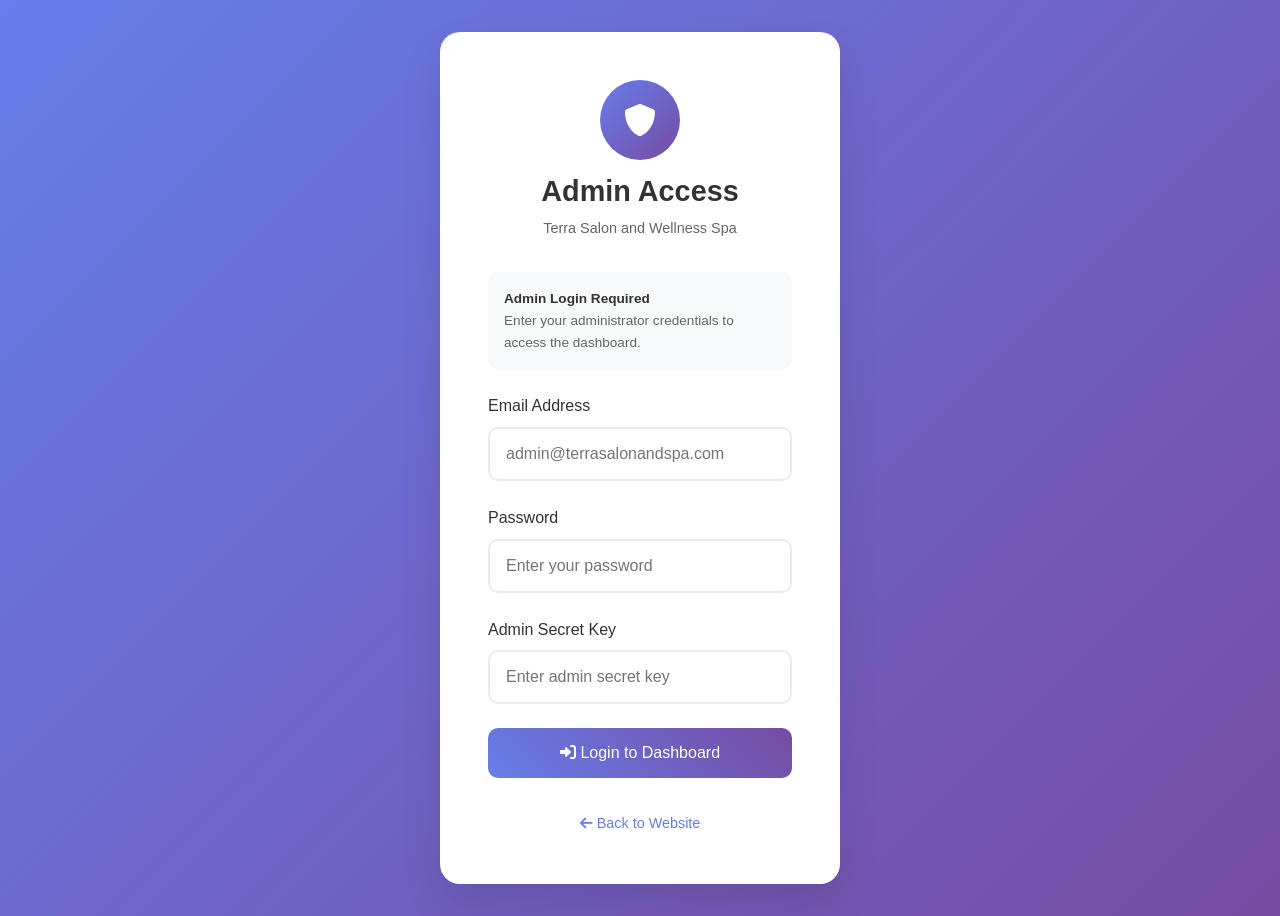
<file: admin-dashboard.html>
<!DOCTYPE html>
<html lang="en">
<!--
    Terra Salon and Wellness Spa
    Designer: Jordan After Midnight
    Product Owner: George Dorochov
    Copyright © 2025 Terra Salon and Wellness Spa. All Rights Reserved.
-->
<head>
    <meta charset="UTF-8">
    <meta name="viewport" content="width=device-width, initial-scale=1.0">
    <title>Admin Dashboard - Terra Salon and Wellness Spa</title>
    <link rel="stylesheet" href="style.css">
    <link href="https://fonts.googleapis.com/css2?family=Playfair+Display:wght@400;700&family=Lato:wght@300;400;500&display=swap" rel="stylesheet">
    <link rel="stylesheet" href="https://cdnjs.cloudflare.com/ajax/libs/font-awesome/6.0.0/css/all.min.css">
    <style>
        .admin-layout {
            display: grid;
            grid-template-columns: 280px 1fr;
            min-height: 100vh;
            background: #f8f9fa;
        }
        
        .admin-sidebar {
            background: linear-gradient(135deg, #667eea 0%, #764ba2 100%);
            color: white;
            padding: 0;
            overflow-y: auto;
        }
        
        .admin-brand {
            padding: 2rem 1.5rem;
            border-bottom: 1px solid rgba(255,255,255,0.1);
            text-align: center;
        }
        
        .admin-brand h2 {
            margin: 0;
            font-size: 1.2rem;
            font-weight: 600;
        }
        
        .admin-nav {
            list-style: none;
            padding: 0;
            margin: 0;
        }
        
        .admin-nav li {
            border-bottom: 1px solid rgba(255,255,255,0.1);
        }
        
        .admin-nav a {
            display: block;
            padding: 1rem 1.5rem;
            color: white;
            text-decoration: none;
            transition: all 0.3s ease;
            border-left: 4px solid transparent;
        }
        
        .admin-nav a:hover,
        .admin-nav a.active {
            background: rgba(255,255,255,0.1);
            border-left-color: white;
        }
        
        .admin-nav i {
            width: 20px;
            margin-right: 0.75rem;
        }
        
        .admin-main {
            overflow-y: auto;
            padding: 0;
        }
        
        .admin-header {
            background: white;
            padding: 1rem 2rem;
            border-bottom: 1px solid #e9ecef;
            display: flex;
            justify-content: space-between;
            align-items: center;
            box-shadow: 0 2px 4px rgba(0,0,0,0.1);
        }
        
        .admin-content {
            padding: 2rem;
        }
        
        .stats-grid {
            display: grid;
            grid-template-columns: repeat(auto-fit, minmax(250px, 1fr));
            gap: 1.5rem;
            margin-bottom: 2rem;
        }
        
        .stat-card {
            background: white;
            padding: 1.5rem;
            border-radius: 15px;
            box-shadow: 0 4px 6px rgba(0,0,0,0.05);
            border-left: 4px solid #667eea;
        }
        
        .stat-card h3 {
            margin: 0 0 0.5rem 0;
            font-size: 2rem;
            color: #667eea;
        }
        
        .stat-card p {
            margin: 0;
            color: #6c757d;
            font-weight: 500;
        }
        
        .dashboard-section {
            background: white;
            border-radius: 15px;
            box-shadow: 0 4px 6px rgba(0,0,0,0.05);
            margin-bottom: 2rem;
            overflow: hidden;
        }
        
        .section-header {
            padding: 1.5rem 2rem;
            border-bottom: 1px solid #e9ecef;
            display: flex;
            justify-content: between;
            align-items: center;
        }
        
        .section-header h2 {
            margin: 0;
            color: #333;
        }
        
        .section-content {
            padding: 0;
        }
        
        .table-responsive {
            overflow-x: auto;
        }
        
        .admin-table {
            width: 100%;
            border-collapse: collapse;
        }
        
        .admin-table th,
        .admin-table td {
            padding: 1rem 1.5rem;
            text-align: left;
            border-bottom: 1px solid #e9ecef;
        }
        
        .admin-table th {
            background: #f8f9fa;
            font-weight: 600;
            color: #333;
        }
        
        .admin-table tr:hover {
            background: #f8f9fa;
        }
        
        .status-badge {
            padding: 0.25rem 0.75rem;
            border-radius: 50px;
            font-size: 0.8rem;
            font-weight: 500;
            text-transform: uppercase;
        }
        
        .status-scheduled { background: #e3f2fd; color: #1976d2; }
        .status-confirmed { background: #e8f5e8; color: #388e3c; }
        .status-completed { background: #f3e5f5; color: #7b1fa2; }
        .status-cancelled { background: #ffebee; color: #d32f2f; }
        
        .btn {
            padding: 0.5rem 1rem;
            border: none;
            border-radius: 8px;
            cursor: pointer;
            font-size: 0.9rem;
            font-weight: 500;
            transition: all 0.3s ease;
            text-decoration: none;
            display: inline-block;
        }
        
        .btn-primary {
            background: linear-gradient(45deg, #667eea, #764ba2);
            color: white;
        }
        
        .btn-secondary {
            background: #6c757d;
            color: white;
        }
        
        .btn-success {
            background: #28a745;
            color: white;
        }
        
        .btn-danger {
            background: #dc3545;
            color: white;
        }
        
        .btn:hover {
            transform: translateY(-1px);
            box-shadow: 0 4px 8px rgba(0,0,0,0.2);
        }
        
        .search-box {
            position: relative;
            max-width: 300px;
        }
        
        .search-box input {
            width: 100%;
            padding: 0.75rem 1rem 0.75rem 2.5rem;
            border: 2px solid #e9ecef;
            border-radius: 50px;
            font-size: 0.9rem;
        }
        
        .search-box i {
            position: absolute;
            left: 1rem;
            top: 50%;
            transform: translateY(-50%);
            color: #6c757d;
        }
        
        .user-menu {
            display: flex;
            align-items: center;
            gap: 1rem;
        }
        
        .user-avatar {
            width: 40px;
            height: 40px;
            background: linear-gradient(45deg, #667eea, #764ba2);
            border-radius: 50%;
            display: flex;
            align-items: center;
            justify-content: center;
            color: white;
            font-weight: bold;
        }
        
        .quick-actions {
            display: flex;
            gap: 1rem;
            margin-bottom: 2rem;
        }
        
        .page-section {
            display: none;
        }
        
        .page-section.active {
            display: block;
        }
        
        .form-grid {
            display: grid;
            grid-template-columns: repeat(auto-fit, minmax(300px, 1fr));
            gap: 1.5rem;
        }
        
        .form-group {
            margin-bottom: 1.5rem;
        }
        
        .form-group label {
            display: block;
            margin-bottom: 0.5rem;
            font-weight: 500;
            color: #333;
        }
        
        .form-group input,
        .form-group select,
        .form-group textarea {
            width: 100%;
            padding: 0.75rem;
            border: 2px solid #e9ecef;
            border-radius: 8px;
            font-size: 1rem;
            transition: border-color 0.3s ease;
        }
        
        .form-group input:focus,
        .form-group select:focus,
        .form-group textarea:focus {
            outline: none;
            border-color: #667eea;
        }
        
        @media (max-width: 768px) {
            .admin-layout {
                grid-template-columns: 1fr;
            }
            
            .admin-sidebar {
                display: none;
            }
            
            .stats-grid {
                grid-template-columns: 1fr;
            }
        }
        
        .loading {
            text-align: center;
            padding: 2rem;
            color: #6c757d;
        }
        
        .loading i {
            font-size: 2rem;
            animation: spin 1s linear infinite;
        }
        
        @keyframes spin {
            from { transform: rotate(0deg); }
            to { transform: rotate(360deg); }
        }
    </style>
</head>
<body>
    <div class="admin-layout">
        <!-- Sidebar -->
        <aside class="admin-sidebar">
            <div class="admin-brand">
                <h2>Terra Salon & Spa</h2>
                <p>Admin Dashboard</p>
            </div>
            
            <nav>
                <ul class="admin-nav">
                    <li><a href="#dashboard" class="nav-link active" data-section="dashboard">
                        <i class="fas fa-tachometer-alt"></i> Dashboard
                    </a></li>
                    <li><a href="#appointments" class="nav-link" data-section="appointments">
                        <i class="fas fa-calendar-alt"></i> Appointments
                    </a></li>
                    <li><a href="#clients" class="nav-link" data-section="clients">
                        <i class="fas fa-users"></i> Clients
                    </a></li>
                    <li><a href="#treatments" class="nav-link" data-section="treatments">
                        <i class="fas fa-spa"></i> Treatments
                    </a></li>
                    <li><a href="#payments" class="nav-link" data-section="payments">
                        <i class="fas fa-credit-card"></i> Payments
                    </a></li>
                    <li><a href="#reports" class="nav-link" data-section="reports">
                        <i class="fas fa-chart-bar"></i> Reports
                    </a></li>
                    <li><a href="#settings" class="nav-link" data-section="settings">
                        <i class="fas fa-cog"></i> Settings
                    </a></li>
                    <li><a href="#" id="logout-btn">
                        <i class="fas fa-sign-out-alt"></i> Logout
                    </a></li>
                </ul>
            </nav>
        </aside>

        <!-- Main Content -->
        <main class="admin-main">
            <!-- Header -->
            <header class="admin-header">
                <div class="search-box">
                    <i class="fas fa-search"></i>
                    <input type="text" placeholder="Search..." id="global-search">
                </div>
                
                <div class="user-menu">
                    <span id="admin-name">Admin User</span>
                    <div class="user-avatar" id="admin-avatar">A</div>
                </div>
            </header>

            <!-- Content -->
            <div class="admin-content">
                <!-- Dashboard Section -->
                <section id="dashboard" class="page-section active">
                    <h1>Dashboard Overview</h1>
                    
                    <!-- Quick Stats -->
                    <div class="stats-grid">
                        <div class="stat-card">
                            <h3 id="today-appointments">-</h3>
                            <p>Today's Appointments</p>
                        </div>
                        <div class="stat-card">
                            <h3 id="weekly-revenue">-</h3>
                            <p>This Week's Revenue</p>
                        </div>
                        <div class="stat-card">
                            <h3 id="total-clients">-</h3>
                            <p>Total Clients</p>
                        </div>
                        <div class="stat-card">
                            <h3 id="pending-bookings">-</h3>
                            <p>Pending Bookings</p>
                        </div>
                    </div>

                    <!-- Today's Schedule -->
                    <div class="dashboard-section">
                        <div class="section-header">
                            <h2>Today's Schedule</h2>
                            <a href="#appointments" class="btn btn-primary nav-link" data-section="appointments">View All</a>
                        </div>
                        <div class="section-content">
                            <div class="table-responsive">
                                <table class="admin-table">
                                    <thead>
                                        <tr>
                                            <th>Time</th>
                                            <th>Client</th>
                                            <th>Treatment</th>
                                            <th>Status</th>
                                            <th>Actions</th>
                                        </tr>
                                    </thead>
                                    <tbody id="today-schedule">
                                        <tr>
                                            <td colspan="5" class="loading">
                                                <i class="fas fa-spinner"></i> Loading today's schedule...
                                            </td>
                                        </tr>
                                    </tbody>
                                </table>
                            </div>
                        </div>
                    </div>
                </section>

                <!-- Appointments Section -->
                <section id="appointments" class="page-section">
                    <div style="display: flex; justify-content: space-between; align-items: center; margin-bottom: 2rem;">
                        <h1>Appointment Management</h1>
                        <button class="btn btn-primary" id="add-appointment-btn">
                            <i class="fas fa-plus"></i> New Appointment
                        </button>
                    </div>

                    <div class="dashboard-section">
                        <div class="section-header">
                            <h2>All Appointments</h2>
                            <div style="display: flex; gap: 1rem;">
                                <select id="appointment-filter" style="padding: 0.5rem; border: 1px solid #e9ecef; border-radius: 8px;">
                                    <option value="all">All Status</option>
                                    <option value="scheduled">Scheduled</option>
                                    <option value="confirmed">Confirmed</option>
                                    <option value="completed">Completed</option>
                                    <option value="cancelled">Cancelled</option>
                                </select>
                            </div>
                        </div>
                        <div class="section-content">
                            <div class="table-responsive">
                                <table class="admin-table">
                                    <thead>
                                        <tr>
                                            <th>Date & Time</th>
                                            <th>Client</th>
                                            <th>Treatment</th>
                                            <th>Duration</th>
                                            <th>Status</th>
                                            <th>Amount</th>
                                            <th>Actions</th>
                                        </tr>
                                    </thead>
                                    <tbody id="appointments-table">
                                        <tr>
                                            <td colspan="7" class="loading">
                                                <i class="fas fa-spinner"></i> Loading appointments...
                                            </td>
                                        </tr>
                                    </tbody>
                                </table>
                            </div>
                        </div>
                    </div>
                </section>

                <!-- Clients Section -->
                <section id="clients" class="page-section">
                    <div style="display: flex; justify-content: space-between; align-items: center; margin-bottom: 2rem;">
                        <h1>Client Management</h1>
                        <button class="btn btn-primary" id="add-client-btn">
                            <i class="fas fa-user-plus"></i> Add Client
                        </button>
                    </div>

                    <div class="dashboard-section">
                        <div class="section-header">
                            <h2>Client Directory</h2>
                        </div>
                        <div class="section-content">
                            <div class="table-responsive">
                                <table class="admin-table">
                                    <thead>
                                        <tr>
                                            <th>Name</th>
                                            <th>Email</th>
                                            <th>Phone</th>
                                            <th>Last Visit</th>
                                            <th>Total Spent</th>
                                            <th>Actions</th>
                                        </tr>
                                    </thead>
                                    <tbody id="clients-table">
                                        <tr>
                                            <td colspan="6" class="loading">
                                                <i class="fas fa-spinner"></i> Loading clients...
                                            </td>
                                        </tr>
                                    </tbody>
                                </table>
                            </div>
                        </div>
                    </div>
                </section>

                <!-- Other sections would continue here... -->
                
            </div>
        </main>
    </div>

    <script>
        // Quick authentication check before loading dashboard
        (function() {
            const token = localStorage.getItem('adminToken');
            const user = localStorage.getItem('adminUser');
            
            if (!token || !user) {
                window.location.href = 'admin-login.html';
                return;
            }
        })();
    </script>
    <script src="js/admin-dashboard.js"></script>
</body>
</html>
</file>
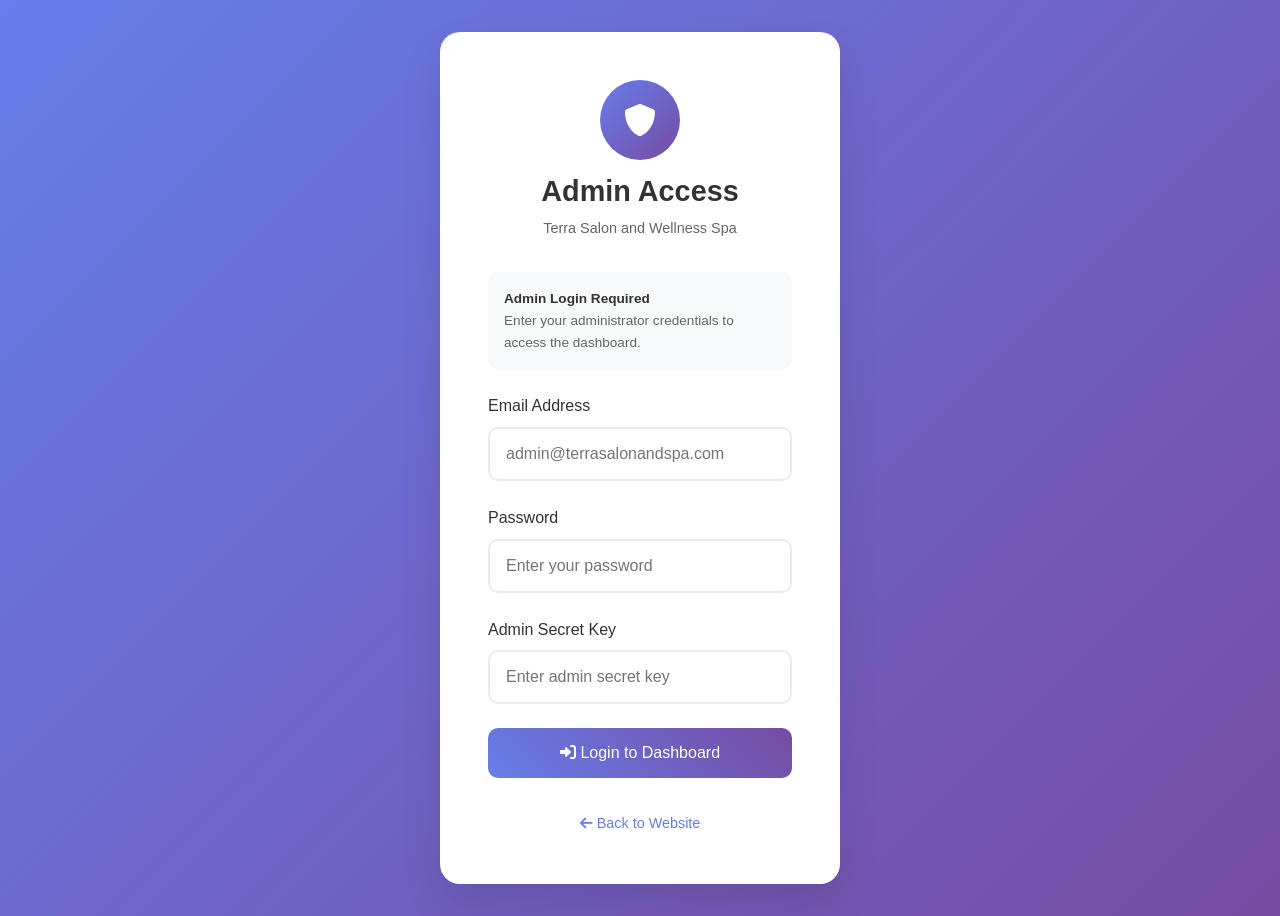
<file: admin-login.html>
<!DOCTYPE html>
<html lang="en">
<!--
    Terra Salon and Wellness Spa
    Designer: Jordan After Midnight
    Product Owner: George Dorochov
    Copyright © 2025 Terra Salon and Wellness Spa. All Rights Reserved.
-->
<head>
    <meta charset="UTF-8">
    <meta name="viewport" content="width=device-width, initial-scale=1.0">
    <title>Admin Login - Terra Salon and Wellness Spa</title>
    <link rel="stylesheet" href="style.css">
    <link href="https://fonts.googleapis.com/css2?family=Playfair+Display:wght@400;700&family=Lato:wght@300;400;500&display=swap" rel="stylesheet">
    <link rel="stylesheet" href="https://cdnjs.cloudflare.com/ajax/libs/font-awesome/6.0.0/css/all.min.css">
    <style>
        .login-container {
            min-height: 100vh;
            display: flex;
            align-items: center;
            justify-content: center;
            background: linear-gradient(135deg, #667eea 0%, #764ba2 100%);
            padding: 2rem;
        }
        
        .login-card {
            background: white;
            border-radius: 20px;
            padding: 3rem;
            width: 100%;
            max-width: 400px;
            box-shadow: 0 20px 40px rgba(0,0,0,0.1);
        }
        
        .login-header {
            text-align: center;
            margin-bottom: 2rem;
        }
        
        .login-logo {
            width: 80px;
            height: 80px;
            background: linear-gradient(135deg, #667eea 0%, #764ba2 100%);
            border-radius: 50%;
            display: flex;
            align-items: center;
            justify-content: center;
            margin: 0 auto 1rem;
            color: white;
            font-size: 2rem;
        }
        
        .login-title {
            margin: 0 0 0.5rem 0;
            color: #333;
            font-size: 1.8rem;
        }
        
        .login-subtitle {
            margin: 0;
            color: #666;
            font-size: 0.9rem;
        }
        
        .form-group {
            margin-bottom: 1.5rem;
        }
        
        .form-group label {
            display: block;
            margin-bottom: 0.5rem;
            font-weight: 500;
            color: #333;
        }
        
        .form-group input {
            width: 100%;
            padding: 1rem;
            border: 2px solid #e9ecef;
            border-radius: 10px;
            font-size: 1rem;
            transition: border-color 0.3s ease;
            box-sizing: border-box;
        }
        
        .form-group input:focus {
            outline: none;
            border-color: #667eea;
        }
        
        .login-btn {
            width: 100%;
            padding: 1rem;
            background: linear-gradient(45deg, #667eea, #764ba2);
            border: none;
            border-radius: 10px;
            color: white;
            font-size: 1rem;
            font-weight: 500;
            cursor: pointer;
            transition: all 0.3s ease;
            margin-bottom: 1rem;
        }
        
        .login-btn:hover {
            transform: translateY(-2px);
            box-shadow: 0 10px 20px rgba(102, 126, 234, 0.3);
        }
        
        .login-btn:disabled {
            opacity: 0.6;
            cursor: not-allowed;
            transform: none;
        }
        
        .error-message {
            background: #dc3545;
            color: white;
            padding: 1rem;
            border-radius: 10px;
            margin-bottom: 1rem;
            display: none;
        }
        
        .back-link {
            text-align: center;
            margin-top: 1rem;
        }
        
        .back-link a {
            color: #667eea;
            text-decoration: none;
            font-size: 0.9rem;
        }
        
        .back-link a:hover {
            text-decoration: underline;
        }
        
        .admin-info {
            background: #f8f9fa;
            border-radius: 10px;
            padding: 1rem;
            margin-bottom: 1.5rem;
            font-size: 0.85rem;
            color: #666;
        }
        
        .admin-info strong {
            color: #333;
        }
    </style>
</head>
<body>
    <div class="login-container">
        <div class="login-card">
            <div class="login-header">
                <div class="login-logo">
                    <i class="fas fa-shield-alt"></i>
                </div>
                <h1 class="login-title">Admin Access</h1>
                <p class="login-subtitle">Terra Salon and Wellness Spa</p>
            </div>
            
            <div class="admin-info">
                <strong>Admin Login Required</strong><br>
                Enter your administrator credentials to access the dashboard.
            </div>
            
            <div id="error-message" class="error-message"></div>
            
            <form id="admin-login-form">
                <div class="form-group">
                    <label for="email">Email Address</label>
                    <input type="email" id="email" name="email" required 
                           placeholder="admin@terrasalonandspa.com">
                </div>
                
                <div class="form-group">
                    <label for="password">Password</label>
                    <input type="password" id="password" name="password" required 
                           placeholder="Enter your password">
                </div>
                
                <div class="form-group">
                    <label for="adminSecret">Admin Secret Key</label>
                    <input type="password" id="adminSecret" name="adminSecret" required 
                           placeholder="Enter admin secret key">
                </div>
                
                <button type="submit" class="login-btn" id="login-btn">
                    <i class="fas fa-sign-in-alt"></i> Login to Dashboard
                </button>
            </form>
            
            <div class="back-link">
                <a href="index.html">
                    <i class="fas fa-arrow-left"></i> Back to Website
                </a>
            </div>
        </div>
    </div>

    <script>
        class AdminLogin {
            constructor() {
                this.setupEventListeners();
            }
            
            setupEventListeners() {
                document.getElementById('admin-login-form').addEventListener('submit', (e) => {
                    e.preventDefault();
                    this.handleLogin();
                });
            }
            
            async handleLogin() {
                const loginBtn = document.getElementById('login-btn');
                const errorDiv = document.getElementById('error-message');
                
                // Get form data
                const formData = new FormData(document.getElementById('admin-login-form'));
                const email = formData.get('email');
                const password = formData.get('password');
                const adminSecret = formData.get('adminSecret');
                
                // Validate inputs
                if (!email || !password || !adminSecret) {
                    this.showError('All fields are required');
                    return;
                }
                
                // Show loading state
                loginBtn.disabled = true;
                loginBtn.innerHTML = '<i class="fas fa-spinner fa-spin"></i> Authenticating...';
                errorDiv.style.display = 'none';
                
                try {
                    // Simple admin authentication (for development)
                    // In production, this would be a proper API call
                    if (email === 'admin@terrasalonandspa.com' && 
                        password === 'admin123' && 
                        adminSecret === 'terra2025') {
                        
                        // Store admin session
                        const adminToken = 'admin_' + Date.now() + '_' + Math.random().toString(36).substring(7);
                        localStorage.setItem('adminToken', adminToken);
                        localStorage.setItem('adminUser', JSON.stringify({
                            id: 'admin_1',
                            firstName: 'Terra',
                            lastName: 'Admin',
                            email: email,
                            role: 'admin'
                        }));
                        
                        // Redirect to dashboard
                        window.location.href = 'admin-dashboard.html';
                        
                    } else {
                        throw new Error('Invalid admin credentials');
                    }
                    
                } catch (error) {
                    this.showError(error.message || 'Login failed. Please try again.');
                } finally {
                    loginBtn.disabled = false;
                    loginBtn.innerHTML = '<i class="fas fa-sign-in-alt"></i> Login to Dashboard';
                }
            }
            
            showError(message) {
                const errorDiv = document.getElementById('error-message');
                errorDiv.textContent = message;
                errorDiv.style.display = 'block';
                
                setTimeout(() => {
                    errorDiv.style.display = 'none';
                }, 5000);
            }
        }
        
        // Initialize admin login when page loads
        document.addEventListener('DOMContentLoaded', () => {
            new AdminLogin();
        });
    </script>
</body>
</html>
</file>
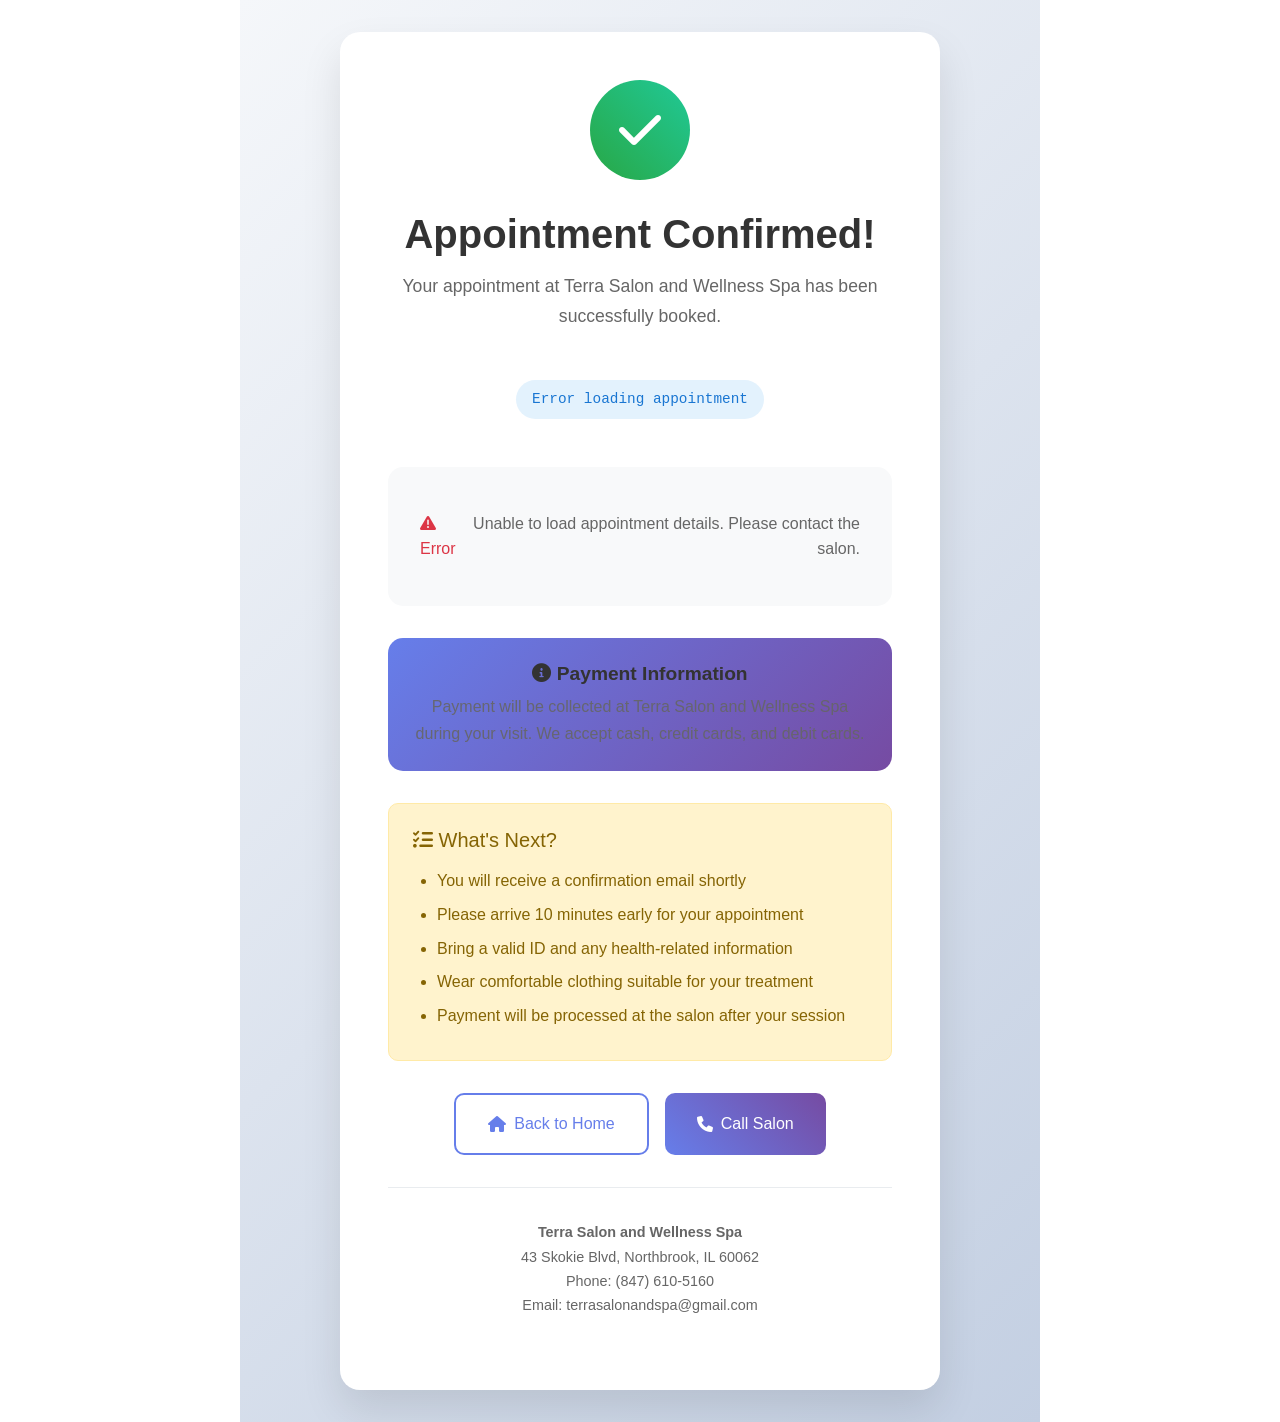
<file: booking-success.html>
<!DOCTYPE html>
<html lang="en">
<!--
    Terra Salon and Wellness Spa
    Designer: Jordan After Midnight
    Product Owner: George Dorochov
    Copyright © 2025 Terra Salon and Wellness Spa. All Rights Reserved.
-->
<head>
    <meta charset="UTF-8">
    <meta name="viewport" content="width=device-width, initial-scale=1.0">
    <title>Booking Confirmed - Terra Salon and Wellness Spa</title>
    <link rel="stylesheet" href="style.css">
    <link href="https://fonts.googleapis.com/css2?family=Playfair+Display:wght@400;700&family=Lato:wght@300;400;500&display=swap" rel="stylesheet">
    <link rel="stylesheet" href="https://cdnjs.cloudflare.com/ajax/libs/font-awesome/6.0.0/css/all.min.css">
    <style>
        .success-container {
            max-width: 800px;
            margin: 0 auto;
            padding: 2rem;
            background: linear-gradient(135deg, #f5f7fa 0%, #c3cfe2 100%);
            min-height: 100vh;
            display: flex;
            align-items: center;
            justify-content: center;
        }
        
        .success-card {
            background: white;
            border-radius: 20px;
            padding: 3rem;
            text-align: center;
            box-shadow: 0 20px 40px rgba(0,0,0,0.1);
            width: 100%;
            max-width: 600px;
        }
        
        .success-icon {
            width: 100px;
            height: 100px;
            background: linear-gradient(45deg, #28a745, #20c997);
            border-radius: 50%;
            display: flex;
            align-items: center;
            justify-content: center;
            margin: 0 auto 2rem;
            color: white;
            font-size: 3rem;
            animation: checkmark 0.6s ease-in-out;
        }
        
        @keyframes checkmark {
            0% { transform: scale(0); }
            50% { transform: scale(1.2); }
            100% { transform: scale(1); }
        }
        
        .success-title {
            color: #333;
            margin-bottom: 1rem;
            font-size: 2.5rem;
        }
        
        .success-subtitle {
            color: #666;
            margin-bottom: 2rem;
            font-size: 1.1rem;
        }
        
        .appointment-details {
            background: #f8f9fa;
            border-radius: 15px;
            padding: 2rem;
            margin: 2rem 0;
            text-align: left;
        }
        
        .detail-row {
            display: flex;
            justify-content: space-between;
            align-items: center;
            padding: 0.75rem 0;
            border-bottom: 1px solid #e9ecef;
        }
        
        .detail-row:last-child {
            border-bottom: none;
        }
        
        .detail-label {
            font-weight: 500;
            color: #333;
        }
        
        .detail-value {
            color: #666;
            text-align: right;
        }
        
        .payment-notice {
            background: linear-gradient(135deg, #667eea 0%, #764ba2 100%);
            color: white;
            border-radius: 15px;
            padding: 1.5rem;
            margin: 2rem 0;
        }
        
        .payment-notice h3 {
            margin: 0 0 0.5rem 0;
            font-size: 1.2rem;
        }
        
        .payment-notice p {
            margin: 0;
            opacity: 0.9;
        }
        
        .next-steps {
            background: #fff3cd;
            border: 1px solid #ffeaa7;
            border-radius: 10px;
            padding: 1.5rem;
            margin: 2rem 0;
            text-align: left;
        }
        
        .next-steps h4 {
            color: #856404;
            margin: 0 0 1rem 0;
        }
        
        .next-steps ul {
            margin: 0;
            padding-left: 1.5rem;
            color: #856404;
        }
        
        .next-steps li {
            margin-bottom: 0.5rem;
        }
        
        .action-buttons {
            display: flex;
            gap: 1rem;
            justify-content: center;
            flex-wrap: wrap;
            margin-top: 2rem;
        }
        
        .btn {
            padding: 1rem 2rem;
            border: none;
            border-radius: 10px;
            font-size: 1rem;
            font-weight: 500;
            cursor: pointer;
            transition: all 0.3s ease;
            text-decoration: none;
            display: inline-flex;
            align-items: center;
            gap: 0.5rem;
        }
        
        .btn-primary {
            background: linear-gradient(45deg, #667eea, #764ba2);
            color: white;
        }
        
        .btn-secondary {
            background: white;
            color: #667eea;
            border: 2px solid #667eea;
        }
        
        .btn:hover {
            transform: translateY(-2px);
            box-shadow: 0 10px 20px rgba(0,0,0,0.1);
        }
        
        .appointment-id {
            background: #e3f2fd;
            color: #1976d2;
            padding: 0.5rem 1rem;
            border-radius: 50px;
            font-family: monospace;
            font-size: 0.9rem;
            display: inline-block;
            margin: 1rem 0;
        }
        
        @media (max-width: 768px) {
            .success-container {
                padding: 1rem;
            }
            
            .success-card {
                padding: 2rem;
            }
            
            .detail-row {
                flex-direction: column;
                text-align: center;
                gap: 0.5rem;
            }
            
            .detail-value {
                text-align: center;
            }
            
            .action-buttons {
                flex-direction: column;
            }
        }
    </style>
</head>
<body>
    <div class="success-container">
        <div class="success-card">
            <div class="success-icon">
                <i class="fas fa-check"></i>
            </div>
            
            <h1 class="success-title">Appointment Confirmed!</h1>
            <p class="success-subtitle">
                Your appointment at Terra Salon and Wellness Spa has been successfully booked.
            </p>
            
            <div class="appointment-id" id="appointment-id">
                Loading appointment details...
            </div>
            
            <div class="appointment-details" id="appointment-details">
                <div class="detail-row">
                    <span class="detail-label">Loading...</span>
                    <span class="detail-value">Please wait</span>
                </div>
            </div>
            
            <div class="payment-notice">
                <h3><i class="fas fa-info-circle"></i> Payment Information</h3>
                <p>
                    Payment will be collected at Terra Salon and Wellness Spa during your visit. 
                    We accept cash, credit cards, and debit cards.
                </p>
            </div>
            
            <div class="next-steps">
                <h4><i class="fas fa-list-check"></i> What's Next?</h4>
                <ul>
                    <li>You will receive a confirmation email shortly</li>
                    <li>Please arrive 10 minutes early for your appointment</li>
                    <li>Bring a valid ID and any health-related information</li>
                    <li>Wear comfortable clothing suitable for your treatment</li>
                    <li>Payment will be processed at the salon after your session</li>
                </ul>
            </div>
            
            <div class="action-buttons">
                <a href="index.html" class="btn btn-secondary">
                    <i class="fas fa-home"></i> Back to Home
                </a>
                <a href="tel:(847) 610-5160" class="btn btn-primary">
                    <i class="fas fa-phone"></i> Call Salon
                </a>
            </div>
            
            <div style="margin-top: 2rem; padding-top: 2rem; border-top: 1px solid #e9ecef; color: #666; font-size: 0.9rem;">
                <p>
                    <strong>Terra Salon and Wellness Spa</strong><br>
                    43 Skokie Blvd, Northbrook, IL 60062<br>
                    Phone: (847) 610-5160<br>
                    Email: terrasalonandspa@gmail.com
                </p>
            </div>
        </div>
    </div>

    <script>
        class BookingSuccess {
            constructor() {
                this.loadAppointmentDetails();
            }
            
            async loadAppointmentDetails() {
                try {
                    const bookingId = localStorage.getItem('lastBookingId');
                    
                    if (!bookingId) {
                        this.showError();
                        return;
                    }
                    
                    // Fetch appointment details
                    const response = await fetch(`/api/appointments/${bookingId}`);
                    
                    if (!response.ok) {
                        throw new Error('Failed to load appointment details');
                    }
                    
                    const appointment = await response.json();
                    this.displayAppointmentDetails(appointment);
                    
                } catch (error) {
                    console.error('Error loading appointment details:', error);
                    this.showError();
                }
            }
            
            displayAppointmentDetails(appointment) {
                // Update appointment ID
                document.getElementById('appointment-id').textContent = 
                    `Appointment ID: ${appointment.id}`;
                
                // Format date
                const appointmentDate = new Date(appointment.date);
                const formattedDate = appointmentDate.toLocaleDateString('en-US', {
                    weekday: 'long',
                    year: 'numeric',
                    month: 'long',
                    day: 'numeric'
                });
                
                // Calculate tax and total
                const serviceAmount = appointment.treatment.price;
                const taxRate = 0.1025; // Cook County 10.25%
                const taxAmount = serviceAmount * taxRate;
                const totalAmount = serviceAmount + taxAmount;
                
                // Update appointment details
                const detailsContainer = document.getElementById('appointment-details');
                detailsContainer.innerHTML = `
                    <div class="detail-row">
                        <span class="detail-label"><i class="fas fa-user"></i> Client</span>
                        <span class="detail-value">${appointment.client.firstName} ${appointment.client.lastName}</span>
                    </div>
                    <div class="detail-row">
                        <span class="detail-label"><i class="fas fa-envelope"></i> Email</span>
                        <span class="detail-value">${appointment.client.email}</span>
                    </div>
                    <div class="detail-row">
                        <span class="detail-label"><i class="fas fa-phone"></i> Phone</span>
                        <span class="detail-value">${appointment.client.phone}</span>
                    </div>
                    <div class="detail-row">
                        <span class="detail-label"><i class="fas fa-spa"></i> Treatment</span>
                        <span class="detail-value">${appointment.treatment.name}</span>
                    </div>
                    <div class="detail-row">
                        <span class="detail-label"><i class="fas fa-calendar"></i> Date</span>
                        <span class="detail-value">${formattedDate}</span>
                    </div>
                    <div class="detail-row">
                        <span class="detail-label"><i class="fas fa-clock"></i> Time</span>
                        <span class="detail-value">${appointment.time}</span>
                    </div>
                    <div class="detail-row">
                        <span class="detail-label"><i class="fas fa-hourglass-half"></i> Duration</span>
                        <span class="detail-value">${appointment.treatment.duration} minutes</span>
                    </div>
                    <div class="detail-row">
                        <span class="detail-label"><i class="fas fa-dollar-sign"></i> Service Amount</span>
                        <span class="detail-value">$${serviceAmount.toFixed(2)}</span>
                    </div>
                    <div class="detail-row">
                        <span class="detail-label"><i class="fas fa-receipt"></i> Tax (Cook County)</span>
                        <span class="detail-value">$${taxAmount.toFixed(2)}</span>
                    </div>
                    <div class="detail-row" style="font-weight: bold; font-size: 1.1rem; background: #f8f9fa; margin: 0 -1rem; padding: 1rem;">
                        <span class="detail-label"><i class="fas fa-credit-card"></i> Total Amount</span>
                        <span class="detail-value">$${totalAmount.toFixed(2)}</span>
                    </div>
                `;
                
                // Clear localStorage
                localStorage.removeItem('lastBookingId');
            }
            
            showError() {
                document.getElementById('appointment-id').textContent = 'Error loading appointment';
                document.getElementById('appointment-details').innerHTML = `
                    <div class="detail-row">
                        <span class="detail-label" style="color: #dc3545;">
                            <i class="fas fa-exclamation-triangle"></i> Error
                        </span>
                        <span class="detail-value">
                            Unable to load appointment details. Please contact the salon.
                        </span>
                    </div>
                `;
            }
        }
        
        // Initialize when page loads
        document.addEventListener('DOMContentLoaded', () => {
            new BookingSuccess();
        });
    </script>
</body>
</html>
</file>
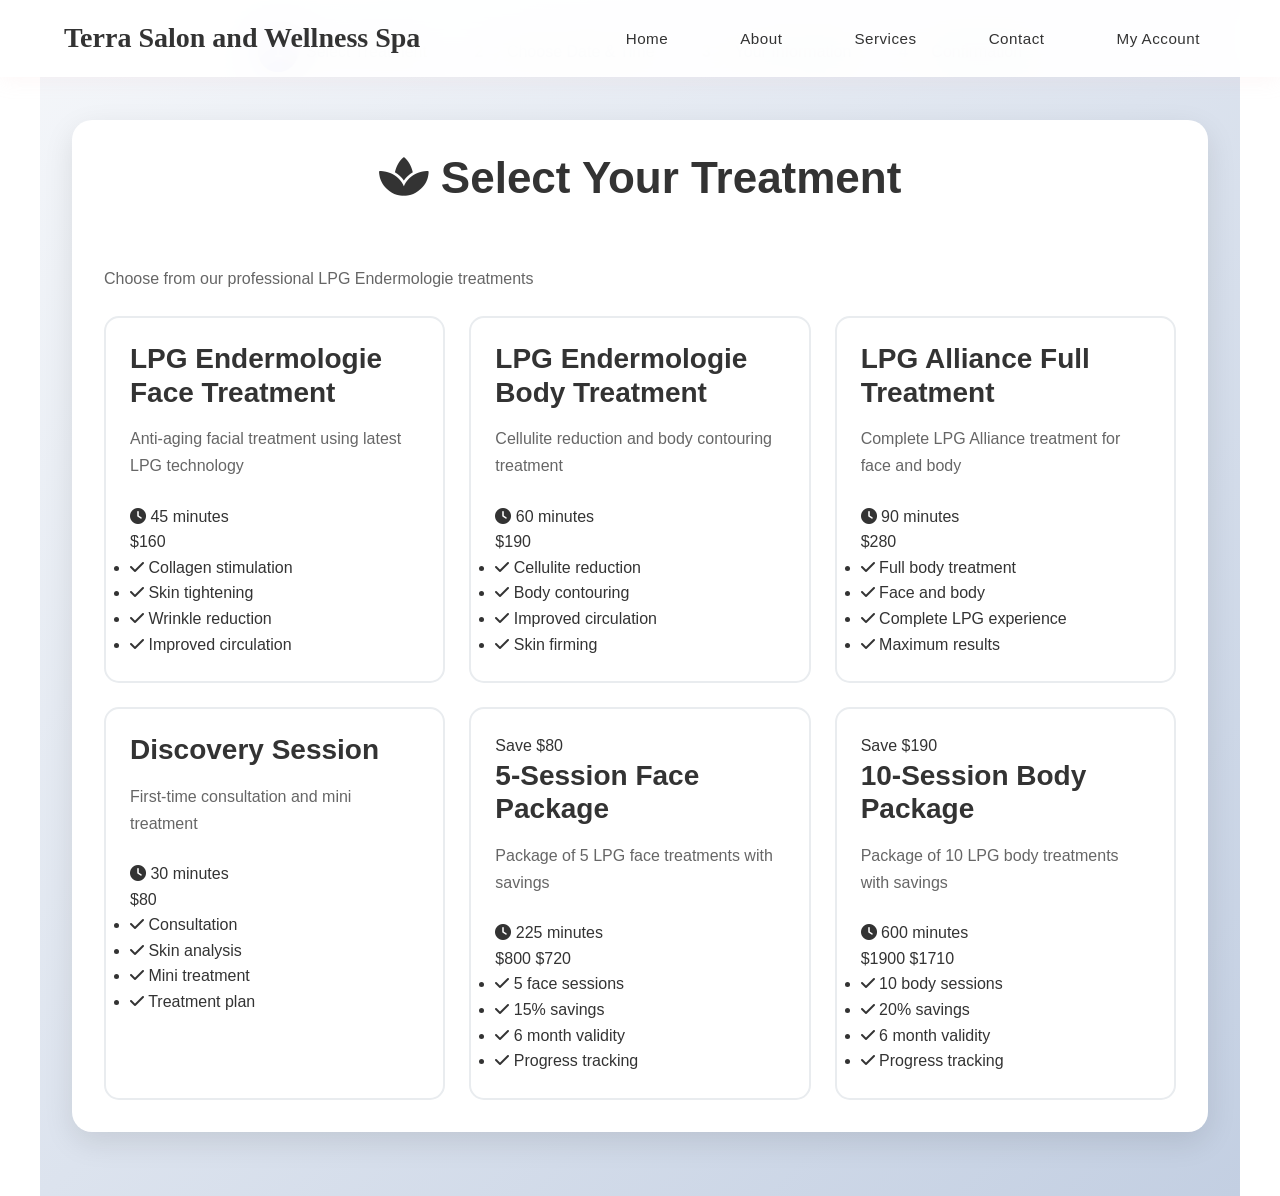
<file: booking.html>
<!DOCTYPE html>
<html lang="en">
<!--
    Terra Salon and Wellness Spa
    Designer: Jordan After Midnight
    Product Owner: George Dorochov
    Copyright © 2025 Terra Salon and Wellness Spa. All Rights Reserved.
-->
<head>
    <meta charset="UTF-8">
    <meta name="viewport" content="width=device-width, initial-scale=1.0">
    <title>Book Appointment - Terra Salon and Wellness Spa | Northbrook, IL</title>
    <link rel="stylesheet" href="style.css">
    <link href="https://fonts.googleapis.com/css2?family=Playfair+Display:wght@400;700&family=Lato:wght@300;400;500&display=swap" rel="stylesheet">
    <link rel="stylesheet" href="https://cdnjs.cloudflare.com/ajax/libs/font-awesome/6.0.0/css/all.min.css">
    <style>
        .booking-container {
            max-width: 1200px;
            margin: 0 auto;
            padding: 2rem;
            background: linear-gradient(135deg, #f5f7fa 0%, #c3cfe2 100%);
            min-height: 100vh;
        }
        
        .booking-steps {
            display: flex;
            justify-content: center;
            margin-bottom: 3rem;
            flex-wrap: wrap;
        }
        
        .step {
            display: flex;
            align-items: center;
            margin: 0 1rem;
            position: relative;
        }
        
        .step-number {
            width: 40px;
            height: 40px;
            border-radius: 50%;
            display: flex;
            align-items: center;
            justify-content: center;
            font-weight: bold;
            margin-right: 0.5rem;
            transition: all 0.3s ease;
        }
        
        .step.active .step-number {
            background: linear-gradient(45deg, #667eea, #764ba2);
            color: white;
        }
        
        .step.completed .step-number {
            background: #28a745;
            color: white;
        }
        
        .step:not(.active):not(.completed) .step-number {
            background: #e9ecef;
            color: #6c757d;
        }
        
        .booking-section {
            background: white;
            border-radius: 20px;
            padding: 2rem;
            box-shadow: 0 10px 30px rgba(0,0,0,0.1);
            margin-bottom: 2rem;
        }
        
        .treatment-grid {
            display: grid;
            grid-template-columns: repeat(auto-fit, minmax(300px, 1fr));
            gap: 1.5rem;
            margin-top: 1.5rem;
        }
        
        .treatment-card {
            border: 2px solid #e9ecef;
            border-radius: 15px;
            padding: 1.5rem;
            cursor: pointer;
            transition: all 0.3s ease;
            position: relative;
            overflow: hidden;
        }
        
        .treatment-card:hover {
            border-color: #667eea;
            transform: translateY(-5px);
            box-shadow: 0 10px 25px rgba(102, 126, 234, 0.15);
        }
        
        .treatment-card.selected {
            border-color: #667eea;
            background: linear-gradient(135deg, #667eea15 0%, #764ba215 100%);
        }
        
        .treatment-card::before {
            content: '';
            position: absolute;
            top: 0;
            left: 0;
            right: 0;
            height: 4px;
            background: linear-gradient(45deg, #667eea, #764ba2);
            opacity: 0;
            transition: opacity 0.3s ease;
        }
        
        .treatment-card.selected::before {
            opacity: 1;
        }
        
        .calendar-container {
            display: grid;
            grid-template-columns: 1fr 300px;
            gap: 2rem;
            margin-top: 1.5rem;
        }
        
        .calendar {
            background: #f8f9fa;
            border-radius: 15px;
            padding: 1.5rem;
        }
        
        .time-slots {
            background: white;
            border-radius: 15px;
            padding: 1.5rem;
            border: 1px solid #e9ecef;
        }
        
        .calendar-header {
            display: flex;
            justify-content: space-between;
            align-items: center;
            margin-bottom: 1rem;
        }
        
        .calendar-nav {
            background: none;
            border: none;
            font-size: 1.2rem;
            cursor: pointer;
            color: #667eea;
            padding: 0.5rem;
            border-radius: 50%;
            transition: background 0.3s ease;
        }
        
        .calendar-nav:hover {
            background: #667eea15;
        }
        
        .calendar-grid {
            display: grid;
            grid-template-columns: repeat(7, 1fr);
            gap: 0.5rem;
        }
        
        .calendar-day {
            aspect-ratio: 1;
            display: flex;
            align-items: center;
            justify-content: center;
            border-radius: 10px;
            cursor: pointer;
            transition: all 0.3s ease;
            font-weight: 500;
        }
        
        .calendar-day.available:hover {
            background: #667eea15;
            color: #667eea;
        }
        
        .calendar-day.selected {
            background: linear-gradient(45deg, #667eea, #764ba2);
            color: white;
        }
        
        .calendar-day.unavailable {
            color: #ced4da;
            cursor: not-allowed;
        }
        
        .time-slot {
            padding: 0.75rem 1rem;
            margin: 0.5rem 0;
            border: 1px solid #e9ecef;
            border-radius: 10px;
            cursor: pointer;
            transition: all 0.3s ease;
            text-align: center;
        }
        
        .time-slot:hover {
            border-color: #667eea;
            background: #667eea15;
        }
        
        .time-slot.selected {
            background: linear-gradient(45deg, #667eea, #764ba2);
            color: white;
            border-color: transparent;
        }
        
        .booking-summary {
            background: linear-gradient(135deg, #667eea 0%, #764ba2 100%);
            color: white;
            border-radius: 15px;
            padding: 2rem;
            margin-top: 2rem;
        }
        
        .btn-primary {
            background: linear-gradient(45deg, #667eea, #764ba2);
            border: none;
            padding: 1rem 2rem;
            border-radius: 50px;
            color: white;
            font-weight: 500;
            cursor: pointer;
            transition: all 0.3s ease;
            width: 100%;
            margin-top: 1rem;
        }
        
        .btn-primary:hover {
            transform: translateY(-2px);
            box-shadow: 0 10px 20px rgba(102, 126, 234, 0.3);
        }
        
        .btn-secondary {
            background: transparent;
            border: 2px solid #667eea;
            padding: 1rem 2rem;
            border-radius: 50px;
            color: #667eea;
            font-weight: 500;
            cursor: pointer;
            transition: all 0.3s ease;
            margin-right: 1rem;
        }
        
        .btn-secondary:hover {
            background: #667eea;
            color: white;
        }
        
        .form-group {
            margin-bottom: 1.5rem;
        }
        
        .form-group label {
            display: block;
            margin-bottom: 0.5rem;
            font-weight: 500;
            color: #333;
        }
        
        .form-group input,
        .form-group textarea,
        .form-group select {
            width: 100%;
            padding: 1rem;
            border: 2px solid #e9ecef;
            border-radius: 10px;
            font-size: 1rem;
            transition: border-color 0.3s ease;
        }
        
        .form-group input:focus,
        .form-group textarea:focus,
        .form-group select:focus {
            outline: none;
            border-color: #667eea;
        }
        
        .hidden {
            display: none;
        }
        
        .loading {
            opacity: 0.6;
            pointer-events: none;
        }
        
        .error-message {
            background: #dc3545;
            color: white;
            padding: 1rem;
            border-radius: 10px;
            margin: 1rem 0;
            display: none;
        }
        
        .success-message {
            background: #28a745;
            color: white;
            padding: 1rem;
            border-radius: 10px;
            margin: 1rem 0;
            display: none;
        }
        
        @media (max-width: 768px) {
            .calendar-container {
                grid-template-columns: 1fr;
            }
            
            .booking-steps {
                flex-direction: column;
                align-items: center;
            }
            
            .step {
                margin: 0.5rem 0;
            }
            
            .treatment-grid {
                grid-template-columns: 1fr;
            }
        }
    </style>
</head>
<body>
    <header>
        <nav>
            <div class="logo">Terra Salon and Wellness Spa</div>
            <ul>
                <li><a href="index.html">Home</a></li>
                <li><a href="index.html#about">About</a></li>
                <li><a href="index.html#services">Services</a></li>
                <li><a href="index.html#contact">Contact</a></li>
                <li><a href="client-dashboard.html">My Account</a></li>
            </ul>
        </nav>
    </header>

    <div class="booking-container">
        <!-- Progress Steps -->
        <div class="booking-steps">
            <div class="step active" id="step-1">
                <div class="step-number">1</div>
                <span>Select Treatment</span>
            </div>
            <div class="step" id="step-2">
                <div class="step-number">2</div>
                <span>Choose Date & Time</span>
            </div>
            <div class="step" id="step-3">
                <div class="step-number">3</div>
                <span>Your Information</span>
            </div>
            <div class="step" id="step-4">
                <div class="step-number">4</div>
                <span>Confirmation</span>
            </div>
        </div>

        <!-- Error/Success Messages -->
        <div id="error-message" class="error-message"></div>
        <div id="success-message" class="success-message"></div>

        <!-- Step 1: Select Treatment -->
        <div id="treatment-selection" class="booking-section">
            <h2><i class="fas fa-spa"></i> Select Your Treatment</h2>
            <p>Choose from our professional LPG Endermologie treatments</p>
            
            <div class="treatment-grid" id="treatment-grid">
                <!-- Treatments will be loaded dynamically -->
            </div>
        </div>

        <!-- Step 2: Select Date & Time -->
        <div id="datetime-selection" class="booking-section hidden">
            <h2><i class="fas fa-calendar-alt"></i> Choose Date & Time</h2>
            <p>Select your preferred appointment date and time</p>
            
            <div class="calendar-container">
                <div class="calendar">
                    <div class="calendar-header">
                        <button class="calendar-nav" id="prev-month">
                            <i class="fas fa-chevron-left"></i>
                        </button>
                        <h3 id="calendar-month-year"></h3>
                        <button class="calendar-nav" id="next-month">
                            <i class="fas fa-chevron-right"></i>
                        </button>
                    </div>
                    <div class="calendar-grid" id="calendar-grid">
                        <!-- Calendar days will be generated -->
                    </div>
                </div>
                
                <div class="time-slots">
                    <h4>Available Times</h4>
                    <div id="time-slots-container">
                        <p>Please select a date first</p>
                    </div>
                </div>
            </div>
        </div>

        <!-- Step 3: Client Information -->
        <div id="client-information" class="booking-section hidden">
            <h2><i class="fas fa-user"></i> Your Information</h2>
            <p>Please provide your contact details</p>
            
            <form id="client-form">
                <div class="form-group">
                    <label for="firstName">First Name *</label>
                    <input type="text" id="firstName" name="firstName" required>
                </div>
                
                <div class="form-group">
                    <label for="lastName">Last Name *</label>
                    <input type="text" id="lastName" name="lastName" required>
                </div>
                
                <div class="form-group">
                    <label for="email">Email Address *</label>
                    <input type="email" id="email" name="email" required>
                </div>
                
                <div class="form-group">
                    <label for="phone">Phone Number *</label>
                    <input type="tel" id="phone" name="phone" required>
                </div>
                
                <div class="form-group">
                    <label for="dateOfBirth">Date of Birth</label>
                    <input type="date" id="dateOfBirth" name="dateOfBirth">
                </div>
                
                <div class="form-group">
                    <label for="notes">Special Requests or Health Information</label>
                    <textarea id="notes" name="notes" rows="3" placeholder="Any allergies, health conditions, or special requests..."></textarea>
                </div>
                
                <div class="form-group">
                    <label>
                        <input type="checkbox" id="newClient" name="newClient">
                        This is my first visit to Terra Salon and Wellness Spa
                    </label>
                </div>
            </form>
        </div>

        <!-- Step 4: Confirmation & Payment -->
        <div id="booking-confirmation" class="booking-section hidden">
            <h2><i class="fas fa-check-circle"></i> Booking Confirmation</h2>
            <p>Please review your appointment details</p>
            
            <div class="booking-summary" id="booking-summary">
                <!-- Summary will be populated -->
            </div>
            
            <div style="margin-top: 2rem;">
                <button type="button" class="btn-secondary" id="back-to-info">
                    <i class="fas fa-arrow-left"></i> Back
                </button>
                <button type="button" class="btn-primary" id="confirm-booking">
                    <i class="fas fa-check-circle"></i> Confirm Appointment
                </button>
            </div>
        </div>

        <!-- Navigation Buttons -->
        <div style="text-align: center; margin-top: 2rem;">
            <button type="button" class="btn-secondary hidden" id="back-btn">
                <i class="fas fa-arrow-left"></i> Back
            </button>
            <button type="button" class="btn-primary hidden" id="next-btn">
                Next <i class="fas fa-arrow-right"></i>
            </button>
        </div>
    </div>

    <script src="js/booking.js"></script>
</body>
</html>
</file>
<file: style.css>
/* Terra Salon and Wellness Spa - Beauty Inspired Design */
/* Modern, elegant styling inspired by high-end beauty templates */

/* Reset and Base Styles */
* {
    margin: 0;
    padding: 0;
    box-sizing: border-box;
}

/* Enhanced Color Palette - Soft Beauty Aesthetic */
:root {
    /* Primary Colors - Soft and Elegant */
    --primary-cream: #FAFAFA;
    --primary-white: #FFFFFF;
    --accent-rose: #F4C2C2;
    --accent-gold: #F5E6D3;
    --accent-sage: #C8D5B9;
    
    /* Text Colors */
    --text-primary: #333333;
    --text-secondary: #666666;
    --text-muted: #999999;
    --text-light: #CCCCCC;
    
    /* Background Colors */
    --bg-primary: #FFFFFF;
    --bg-secondary: #FAFAFA;
    --bg-soft: #F8F8F8;
    
    /* Accent and Interaction Colors */
    --button-primary: #F4C2C2;
    --button-hover: #E8B4B8;
    --shadow-soft: rgba(244, 194, 194, 0.15);
    --shadow-medium: rgba(244, 194, 194, 0.25);
    
    /* Spacing System */
    --spacing-xs: 8px;
    --spacing-sm: 16px;
    --spacing-md: 24px;
    --spacing-lg: 40px;
    --spacing-xl: 60px;
    --spacing-xxl: 80px;
    
    /* Border Radius */
    --radius-sm: 6px;
    --radius-md: 12px;
    --radius-lg: 20px;
}

/* Typography System */
@import url('https://fonts.googleapis.com/css2?family=Montserrat:wght@300;400;500;600;700&family=Dancing+Script:wght@400;500;600;700&display=swap');

/* Enhanced Smooth Scrolling Animations */
html {
    scroll-behavior: smooth;
}

@keyframes fadeInUp {
    from {
        opacity: 0;
        transform: translateY(30px);
    }
    to {
        opacity: 1;
        transform: translateY(0);
    }
}

@keyframes fadeInLeft {
    from {
        opacity: 0;
        transform: translateX(-30px);
    }
    to {
        opacity: 1;
        transform: translateX(0);
    }
}

@keyframes fadeInRight {
    from {
        opacity: 0;
        transform: translateX(30px);
    }
    to {
        opacity: 1;
        transform: translateX(0);
    }
}

.animate-on-scroll {
    opacity: 0;
    transition: opacity 0.6s ease, transform 0.6s ease;
}

.animate-on-scroll.animated {
    opacity: 1;
}

.fade-in-up {
    animation: fadeInUp 0.8s ease forwards;
}

.fade-in-left {
    animation: fadeInLeft 0.8s ease forwards;
}

.fade-in-right {
    animation: fadeInRight 0.8s ease forwards;
}

body {
    font-family: 'Montserrat', -apple-system, BlinkMacSystemFont, 'Segoe UI', sans-serif;
    line-height: 1.6;
    color: var(--text-primary);
    background-color: var(--bg-primary);
    font-size: 16px;
    font-weight: 400;
    -webkit-font-smoothing: antialiased;
    -moz-osx-font-smoothing: grayscale;
}

/* Unified Font System */
h1, h2, h3, h4, h5, h6 {
    font-family: 'Montserrat', sans-serif;
    color: var(--text-primary);
    font-weight: 600;
    line-height: 1.2;
    margin-bottom: var(--spacing-md);
}

h1 {
    font-size: clamp(2.5rem, 5vw, 3.5rem);
    font-weight: 700;
    line-height: 1.1;
    margin-bottom: var(--spacing-lg);
}

h2 {
    font-size: clamp(2rem, 4vw, 2.75rem);
    text-align: center;
    margin-bottom: var(--spacing-xl);
    font-weight: 600;
}

h3 {
    font-size: clamp(1.25rem, 3vw, 1.75rem);
    font-weight: 600;
    margin-bottom: var(--spacing-sm);
}

h4 {
    font-size: 1.25rem;
    color: var(--text-secondary);
    font-weight: 500;
    margin-bottom: var(--spacing-sm);
}

p {
    margin-bottom: var(--spacing-md);
    line-height: 1.7;
    color: var(--text-secondary);
}

p.subtitle {
    text-align: center;
    color: var(--text-muted);
    margin-bottom: var(--spacing-xxl);
    font-size: 1.125rem;
    font-weight: 400;
    max-width: 600px;
    margin-left: auto;
    margin-right: auto;
    line-height: 1.6;
}

/* Header Styles - Clean and Modern */
header {
    background: rgba(255, 255, 255, 0.95);
    backdrop-filter: blur(20px);
    -webkit-backdrop-filter: blur(20px);
    position: fixed;
    top: 0;
    left: 0;
    right: 0;
    z-index: 1000;
    padding: var(--spacing-sm) 0;
    box-shadow: 0 2px 20px var(--shadow-soft);
    transition: all 0.3s ease;
}

nav {
    display: flex;
    justify-content: space-between;
    align-items: center;
    max-width: 1200px;
    margin: 0 auto;
    padding: 0 var(--spacing-md);
}

.logo {
    font-family: 'Dancing Script', cursive;
    font-size: 1.75rem;
    font-weight: 600;
    color: var(--text-primary);
    text-decoration: none;
}

nav ul {
    display: flex;
    list-style: none;
    gap: var(--spacing-lg);
    align-items: center;
}

/* Mobile Menu Toggle */
.mobile-menu-toggle {
    display: none;
    background: transparent;
    border: none;
    cursor: pointer;
    padding: var(--spacing-xs);
    z-index: 1001;
}

.hamburger {
    display: block;
    width: 25px;
    height: 3px;
    background-color: var(--text-primary);
    margin: 5px 0;
    transition: 0.3s;
    border-radius: 2px;
}

.mobile-menu-toggle.active .hamburger:nth-child(1) {
    transform: rotate(-45deg) translate(-5px, 6px);
}

.mobile-menu-toggle.active .hamburger:nth-child(2) {
    opacity: 0;
}

.mobile-menu-toggle.active .hamburger:nth-child(3) {
    transform: rotate(45deg) translate(-5px, -6px);
}

nav ul li a {
    text-decoration: none;
    color: var(--text-primary);
    font-weight: 500;
    font-size: 0.95rem;
    letter-spacing: 0.5px;
    padding: var(--spacing-xs) var(--spacing-sm);
    border-radius: var(--radius-sm);
    transition: all 0.3s ease;
    position: relative;
}

nav ul li a:hover {
    color: var(--button-primary);
    background-color: rgba(244, 194, 194, 0.1);
}

nav ul li a.active {
    color: var(--button-primary);
}

/* Hero Section - Elegant and Spacious */
#hero {
    background: linear-gradient(135deg, 
        rgba(248, 248, 248, 0.82) 0%, 
        rgba(250, 250, 250, 0.87) 100%),
        url('inga_lpg.jpg');
    background-size: cover;
    background-position: center;
    background-attachment: fixed;
    min-height: 100vh;
    display: flex;
    align-items: center;
    justify-content: center;
    text-align: center;
    padding: var(--spacing-xxl) var(--spacing-md);
    position: relative;
    overflow: hidden;
}

#hero::before {
    content: '';
    position: absolute;
    top: 0;
    left: 0;
    right: 0;
    bottom: 0;
    background: linear-gradient(135deg, 
        rgba(255, 255, 255, 0.72) 0%, 
        rgba(250, 250, 250, 0.52) 100%);
    z-index: 1;
}

.hero-content {
    position: relative;
    z-index: 2;
    max-width: 800px;
    margin: 0 auto;
}

.hero-badge {
    display: inline-block;
    background: linear-gradient(135deg, var(--accent-rose), var(--accent-gold));
    color: white;
    padding: var(--spacing-sm) var(--spacing-lg);
    border-radius: 50px;
    font-size: 0.9rem;
    font-weight: 500;
    text-transform: uppercase;
    letter-spacing: 1px;
    margin-bottom: var(--spacing-lg);
    box-shadow: 0 4px 15px rgba(244, 194, 194, 0.3);
}

#hero h1 {
    color: var(--text-primary);
    margin-bottom: var(--spacing-md);
    text-shadow: 0 2px 4px rgba(255, 255, 255, 0.8);
}

#hero p {
    font-size: 1.125rem;
    color: var(--text-secondary);
    margin-bottom: var(--spacing-xl);
}

.hero-highlight {
    color: var(--button-primary);
    font-weight: 600;
}

.hero-location {
    color: var(--text-primary);
    font-weight: 600;
}

/* CTA Buttons - Elegant and Modern */
.hero-cta-group {
    display: flex;
    gap: var(--spacing-md);
    justify-content: center;
    flex-wrap: wrap;
    margin-bottom: var(--spacing-xl);
}

.cta-button, .cta-button-secondary {
    display: inline-block;
    padding: var(--spacing-sm) var(--spacing-lg);
    border-radius: 50px;
    text-decoration: none;
    font-weight: 600;
    font-size: 1rem;
    letter-spacing: 0.5px;
    transition: all 0.3s ease;
    border: 2px solid transparent;
    min-width: 180px;
    text-align: center;
}

.cta-button {
    background: linear-gradient(135deg, var(--accent-rose), var(--button-hover));
    color: white;
    box-shadow: 0 4px 15px rgba(244, 194, 194, 0.4);
}

.cta-button:hover {
    transform: translateY(-2px);
    box-shadow: 0 6px 20px rgba(244, 194, 194, 0.5);
}

.cta-button-secondary {
    background: transparent;
    color: var(--text-primary);
    border: 2px solid var(--accent-rose);
}

.cta-button-secondary:hover {
    background: var(--accent-rose);
    color: white;
    transform: translateY(-2px);
}

/* Hero Stats */
.hero-stats {
    display: flex;
    justify-content: center;
    gap: var(--spacing-lg);
    flex-wrap: wrap;
}

.stat-item {
    color: var(--text-secondary);
    font-size: 0.9rem;
    font-weight: 500;
    padding: var(--spacing-xs) var(--spacing-sm);
    border-radius: var(--radius-sm);
    background: rgba(255, 255, 255, 0.7);
    backdrop-filter: blur(10px);
}

/* Main Content Areas */
main {
    margin-top: 80px;
}

section {
    padding: var(--spacing-xxl) var(--spacing-md);
}

section:nth-child(even) {
    background-color: var(--bg-secondary);
}

.section-divider {
    height: 1px;
    background: linear-gradient(90deg, 
        transparent 0%, 
        var(--accent-rose) 50%, 
        transparent 100%);
    margin: var(--spacing-xl) 0;
}

/* About Section */
#about {
    background: var(--bg-primary);
}

.about-content {
    display: grid;
    grid-template-columns: 1fr 1fr;
    gap: var(--spacing-xxl);
    align-items: center;
    max-width: 1200px;
    margin: 0 auto;
}

.about-text {
    padding-right: var(--spacing-md);
}

.about-image img {
    width: 100%;
    height: 400px;
    object-fit: cover;
    border-radius: var(--radius-lg);
    box-shadow: 0 10px 30px var(--shadow-medium);
}

.credentials-list {
    list-style: none;
    padding-left: 0;
}

.credentials-list li {
    padding: var(--spacing-xs) 0;
    padding-left: var(--spacing-md);
    position: relative;
    color: var(--text-secondary);
}

.credentials-list li::before {
    content: '✓';
    position: absolute;
    left: 0;
    color: var(--accent-rose);
    font-weight: 600;
}

/* Science Section */
#science {
    background: var(--bg-secondary);
}

.science-content {
    max-width: 1200px;
    margin: 0 auto;
}

.science-stats {
    display: grid;
    grid-template-columns: repeat(auto-fit, minmax(250px, 1fr));
    gap: var(--spacing-lg);
    margin-bottom: var(--spacing-xxl);
}

.stat-card {
    background: var(--bg-primary);
    padding: var(--spacing-lg);
    border-radius: var(--radius-lg);
    text-align: center;
    box-shadow: 0 8px 25px var(--shadow-soft);
    transition: transform 0.3s ease, box-shadow 0.3s ease;
    border-top: 4px solid var(--accent-rose);
}

.stat-card:hover {
    transform: translateY(-5px);
    box-shadow: 0 15px 40px var(--shadow-medium);
}

.stat-card h3 {
    font-size: 3rem;
    color: var(--accent-rose);
    margin-bottom: var(--spacing-sm);
    font-weight: 700;
}

.science-explanation {
    display: grid;
    grid-template-columns: 2fr 1fr;
    gap: var(--spacing-xxl);
    align-items: start;
}

.science-text ul {
    list-style: none;
    padding-left: 0;
}

.science-text li {
    padding: var(--spacing-xs) 0;
    padding-left: var(--spacing-md);
    position: relative;
    color: var(--text-secondary);
}

.science-text li::before {
    content: '•';
    position: absolute;
    left: 0;
    color: var(--accent-rose);
    font-weight: 600;
}

.machine-showcase {
    text-align: center;
}

.machine-showcase img {
    width: 100%;
    max-width: 300px;
    height: 250px;
    object-fit: cover;
    border-radius: var(--radius-lg);
    box-shadow: 0 10px 30px var(--shadow-medium);
    margin-bottom: var(--spacing-md);
}

.machine-caption {
    font-size: 0.9rem;
    color: var(--text-muted);
    margin-bottom: var(--spacing-md);
}

.machine-features {
    display: flex;
    flex-wrap: wrap;
    gap: var(--spacing-xs);
    justify-content: center;
}

.feature-badge {
    background: var(--accent-sage);
    color: white;
    padding: var(--spacing-xs) var(--spacing-sm);
    border-radius: 20px;
    font-size: 0.8rem;
    font-weight: 500;
}

/* Services Section */
#services {
    background: var(--bg-primary);
}

.service-container {
    display: grid;
    grid-template-columns: repeat(auto-fit, minmax(350px, 1fr));
    gap: var(--spacing-lg);
    max-width: 1200px;
    margin: 0 auto var(--spacing-xxl);
}

.service-card {
    background: var(--bg-primary);
    border-radius: var(--radius-lg);
    overflow: hidden;
    box-shadow: 0 8px 25px var(--shadow-soft);
    transition: all 0.3s ease;
    border: 1px solid rgba(244, 194, 194, 0.1);
    position: relative;
}

.service-card:hover {
    transform: translateY(-8px);
    box-shadow: 0 20px 40px var(--shadow-medium);
}

.service-card.featured {
    border: 2px solid var(--accent-rose);
}

.service-badge {
    position: absolute;
    top: var(--spacing-sm);
    right: var(--spacing-sm);
    background: var(--accent-rose);
    color: white;
    padding: var(--spacing-xs) var(--spacing-sm);
    border-radius: 20px;
    font-size: 0.8rem;
    font-weight: 600;
    z-index: 2;
}

.service-card img {
    width: 100%;
    height: 200px;
    object-fit: cover;
    transition: transform 0.3s ease;
}

.service-card:hover img {
    transform: scale(1.05);
}

.service-card h3 {
    padding: 0 var(--spacing-md);
    margin-top: var(--spacing-md);
    color: var(--text-primary);
}

.service-card p {
    padding: 0 var(--spacing-md);
    color: var(--text-secondary);
}

.service-card ul {
    padding: 0 var(--spacing-md) var(--spacing-md);
    list-style: none;
}

.service-card li {
    padding: var(--spacing-xs) 0;
    padding-left: var(--spacing-md);
    position: relative;
    color: var(--text-secondary);
    font-size: 0.9rem;
}

.service-card li::before {
    content: '✓';
    position: absolute;
    left: 0;
    color: var(--accent-rose);
    font-weight: 600;
}

/* Benefits Section */
.benefits-container {
    max-width: 1200px;
    margin: var(--spacing-xxl) auto 0;
}

.benefits-grid {
    display: grid;
    grid-template-columns: repeat(auto-fit, minmax(300px, 1fr));
    gap: var(--spacing-lg);
    margin-bottom: var(--spacing-xxl);
}

.benefit-card {
    background: var(--bg-secondary);
    padding: var(--spacing-lg);
    border-radius: var(--radius-lg);
    text-align: center;
    transition: transform 0.3s ease;
}

.benefit-card:hover {
    transform: translateY(-5px);
}

.benefit-card h4 {
    color: var(--accent-rose);
    margin-bottom: var(--spacing-sm);
    font-size: 1.1rem;
}

/* Enhanced Testimonials Carousel */
.testimonials {
    text-align: center;
    position: relative;
    margin-top: var(--spacing-xl);
}

.testimonials h3 {
    margin-bottom: var(--spacing-lg);
    color: var(--text-primary);
}

.testimonials-container {
    position: relative;
    overflow: hidden;
    border-radius: var(--radius-lg);
    max-width: 900px;
    margin: 0 auto;
    min-height: 280px;
}

.testimonials-wrapper {
    display: flex;
    transition: transform 0.5s ease;
}

.testimonial {
    background: var(--bg-primary);
    padding: var(--spacing-xl) var(--spacing-lg);
    border-radius: var(--radius-lg);
    box-shadow: 0 8px 25px var(--shadow-soft);
    border-left: 4px solid var(--accent-rose);
    min-width: 100%;
    max-width: 100%;
    flex-shrink: 0;
    position: relative;
    margin: 0;
    word-wrap: break-word;
    overflow-wrap: break-word;
    hyphens: auto;
    box-sizing: border-box;
}

.testimonial::before {
    content: '"';
    font-size: 4rem;
    color: var(--accent-rose);
    position: absolute;
    top: 10px;
    left: 20px;
    font-family: serif;
    opacity: 0.3;
}

.testimonial p {
    font-style: italic;
    color: var(--text-secondary);
    margin-bottom: var(--spacing-md);
    line-height: 1.8;
    font-size: 1.05rem;
    padding-left: var(--spacing-lg);
    word-wrap: break-word;
    overflow-wrap: break-word;
    hyphens: auto;
    white-space: normal;
    max-width: 100%;
    text-align: left;
}

.testimonial cite {
    display: block;
    color: var(--accent-rose);
    font-weight: 600;
    font-style: normal;
    font-size: 1rem;
    margin-top: var(--spacing-md);
}

.testimonial-nav {
    display: flex;
    justify-content: center;
    align-items: center;
    gap: var(--spacing-md);
    margin-top: var(--spacing-lg);
}

.testimonial-btn {
    background: var(--accent-rose);
    color: white;
    border: none;
    width: 40px;
    height: 40px;
    border-radius: 50%;
    cursor: pointer;
    display: flex;
    align-items: center;
    justify-content: center;
    font-size: 1.2rem;
    transition: all 0.3s ease;
    box-shadow: 0 2px 8px var(--shadow-soft);
}

.testimonial-btn:hover {
    background: var(--button-hover);
    transform: translateY(-2px);
    box-shadow: 0 4px 12px var(--shadow-medium);
}

.testimonial-btn:disabled {
    background: var(--text-light);
    cursor: not-allowed;
    transform: none;
}

.testimonial-dots {
    display: flex;
    justify-content: center;
    gap: 8px;
}

.testimonial-dot {
    width: 12px;
    height: 12px;
    border-radius: 50%;
    background: var(--text-light);
    cursor: pointer;
    transition: all 0.3s ease;
}

.testimonial-dot.active {
    background: var(--accent-rose);
    transform: scale(1.2);
}

/* Pricing Section */
#pricing {
    background: var(--bg-secondary);
}

.pricing-intro {
    text-align: center;
    margin-bottom: var(--spacing-xxl);
}

.pricing-highlight {
    color: var(--accent-rose);
    font-weight: 600;
    font-size: 1.1rem;
}

table {
    width: 100%;
    max-width: 1000px;
    margin: 0 auto var(--spacing-xl);
    border-collapse: collapse;
    background: var(--bg-primary);
    border-radius: var(--radius-lg);
    overflow: hidden;
    box-shadow: 0 8px 25px var(--shadow-soft);
}

thead {
    background: linear-gradient(135deg, var(--accent-rose), var(--accent-gold));
    color: white;
}

th, td {
    padding: var(--spacing-sm) var(--spacing-md);
    text-align: left;
}

th {
    font-weight: 600;
    font-size: 0.95rem;
}

tbody tr:nth-child(even) {
    background: var(--bg-secondary);
}

tbody tr:hover {
    background: rgba(244, 194, 194, 0.1);
}

.pricing-notes {
    max-width: 800px;
    margin: 0 auto;
    color: var(--text-secondary);
}

.pricing-notes p {
    margin-bottom: var(--spacing-sm);
    font-size: 0.9rem;
}

/* Gallery Section */
#gallery {
    background: var(--bg-primary);
}

.gallery-section {
    margin-bottom: var(--spacing-xxl);
}

.video-container {
    max-width: 800px;
    margin: 0 auto var(--spacing-lg);
    border-radius: var(--radius-lg);
    overflow: hidden;
    box-shadow: 0 10px 30px var(--shadow-medium);
}

.video-container iframe {
    width: 100%;
    height: 450px;
    border: none;
}

.video-container video {
    width: 100%;
    height: auto;
    max-width: 100%;
    display: block;
}

.gallery-grid {
    display: grid;
    grid-template-columns: repeat(auto-fit, minmax(280px, 1fr));
    gap: var(--spacing-lg);
    max-width: 1200px;
    margin: 0 auto;
}

.gallery-item {
    border-radius: var(--radius-lg);
    overflow: hidden;
    box-shadow: 0 8px 25px var(--shadow-soft);
    transition: transform 0.3s ease, box-shadow 0.3s ease;
}

.gallery-item:hover {
    transform: translateY(-5px);
    box-shadow: 0 15px 40px var(--shadow-medium);
}

.gallery-item img {
    width: 100%;
    height: 180px;
    object-fit: cover;
    transition: transform 0.3s ease;
    border-radius: var(--radius-md);
}

/* Ensure consistent image sizing across all sections */
.service-card img,
.about-image img,
.machine-showcase img {
    width: 100%;
    object-fit: cover;
    border-radius: var(--radius-lg);
    box-shadow: 0 8px 25px var(--shadow-soft);
    background-color: var(--bg-soft);
}

.service-card img {
    height: 200px;
}

.about-image img {
    height: 400px;
}

.machine-showcase img {
    height: 250px;
}

/* Handle different image formats consistently */
img[src$=".webp"],
img[src$=".avif"] {
    image-rendering: -webkit-optimize-contrast;
    image-rendering: crisp-edges;
}

/* Responsive image sizing */
@media (max-width: 768px) {
    .about-image img {
        height: 300px;
    }
    
    .machine-showcase img {
        height: 200px;
    }
    
    .gallery-item img {
        height: 160px;
    }
}

.gallery-item:hover img {
    transform: scale(1.05);
}

.results-note {
    text-align: center;
    font-style: italic;
    color: var(--text-muted);
    margin-bottom: var(--spacing-md);
}

/* Contact Section */
#contact {
    background: var(--bg-secondary);
}

.faq-container {
    max-width: 800px;
    margin: 0 auto var(--spacing-xxl);
}

.faq-item {
    background: var(--bg-primary);
    padding: var(--spacing-lg);
    border-radius: var(--radius-lg);
    margin-bottom: var(--spacing-md);
    box-shadow: 0 4px 15px var(--shadow-soft);
}

.faq-item h4 {
    color: var(--accent-rose);
    margin-bottom: var(--spacing-sm);
}

.contact-info {
    text-align: center;
    margin-bottom: var(--spacing-xl);
}

.contact-info p {
    margin-bottom: var(--spacing-xs);
}

/* Contact Form */
#contact-form {
    max-width: 600px;
    margin: 0 auto var(--spacing-xl);
    background: var(--bg-primary);
    padding: var(--spacing-xl);
    border-radius: var(--radius-lg);
    box-shadow: 0 8px 25px var(--shadow-soft);
}

#contact-form input,
#contact-form select,
#contact-form textarea {
    width: 100%;
    padding: var(--spacing-sm);
    border: 2px solid rgba(244, 194, 194, 0.2);
    border-radius: var(--radius-sm);
    font-family: inherit;
    font-size: 1rem;
    margin-bottom: var(--spacing-md);
    transition: border-color 0.3s ease;
}

#contact-form input:focus,
#contact-form select:focus,
#contact-form textarea:focus {
    outline: none;
    border-color: var(--accent-rose);
}

#contact-form button {
    width: 100%;
    padding: var(--spacing-sm) var(--spacing-lg);
    background: linear-gradient(135deg, var(--accent-rose), var(--button-hover));
    color: white;
    border: none;
    border-radius: 50px;
    font-size: 1rem;
    font-weight: 600;
    cursor: pointer;
    transition: all 0.3s ease;
}

#contact-form button:hover {
    transform: translateY(-2px);
    box-shadow: 0 4px 15px rgba(244, 194, 194, 0.4);
}

#form-response {
    margin-top: var(--spacing-md);
    padding: var(--spacing-sm);
    border-radius: var(--radius-sm);
    display: none;
}

.social-contact {
    text-align: center;
    margin-top: var(--spacing-xl);
}

.facebook-link {
    display: inline-flex;
    align-items: center;
    gap: var(--spacing-xs);
    color: var(--text-primary);
    text-decoration: none;
    padding: var(--spacing-sm) var(--spacing-md);
    border: 2px solid var(--accent-rose);
    border-radius: 50px;
    transition: all 0.3s ease;
}

.facebook-link:hover {
    background: var(--accent-rose);
    color: white;
}

/* Footer */
footer {
    background: var(--text-primary);
    color: white;
    text-align: center;
    padding: var(--spacing-lg);
}

/* Floating Elements */
.floating-booking-btn {
    position: fixed;
    bottom: var(--spacing-lg);
    right: var(--spacing-lg);
    z-index: 1000;
}

.floating-btn {
    display: flex;
    align-items: center;
    gap: var(--spacing-xs);
    background: linear-gradient(135deg, var(--accent-rose), var(--button-hover));
    color: white;
    padding: var(--spacing-sm) var(--spacing-md);
    border-radius: 50px;
    text-decoration: none;
    font-weight: 600;
    box-shadow: 0 4px 15px rgba(244, 194, 194, 0.4);
    transition: all 0.3s ease;
}

.floating-btn:hover {
    transform: translateY(-2px);
    box-shadow: 0 6px 20px rgba(244, 194, 194, 0.5);
    color: white;
}

/* Decorative Elements */
.side-decoration {
    position: fixed;
    top: 0;
    width: 2px;
    height: 100vh;
    background: linear-gradient(180deg, 
        transparent 0%, 
        var(--accent-rose) 50%, 
        transparent 100%);
    z-index: -1;
}

.side-decoration.left {
    left: var(--spacing-md);
}

.side-decoration.right {
    right: var(--spacing-md);
}

.floating-accent {
    position: absolute;
    top: 50%;
    right: -50px;
    width: 100px;
    height: 100px;
    background: radial-gradient(circle, var(--accent-rose) 0%, transparent 70%);
    border-radius: 50%;
    opacity: 0.1;
    z-index: -1;
}

/* Responsive Design */
@media (max-width: 768px) {
    /* Mobile Menu Styles */
    .mobile-menu-toggle {
        display: block;
    }
    
    nav ul {
        position: fixed;
        top: 80px;
        right: -100%;
        width: 100%;
        height: calc(100vh - 80px);
        background: rgba(255, 255, 255, 0.98);
        flex-direction: column;
        justify-content: start;
        align-items: center;
        padding-top: var(--spacing-xl);
        gap: var(--spacing-md);
        transition: right 0.3s ease;
        box-shadow: -5px 0 20px rgba(0, 0, 0, 0.1);
    }
    
    nav ul.active {
        right: 0;
    }
    
    nav ul li {
        width: 100%;
        text-align: center;
    }
    
    nav ul li a {
        display: block;
        padding: var(--spacing-sm) var(--spacing-md);
        font-size: 1.1rem;
        border-bottom: 1px solid rgba(244, 194, 194, 0.1);
    }
    
    /* Other Mobile Styles */
    .hero-cta-group {
        flex-direction: column;
        align-items: center;
    }
    
    .hero-stats {
        flex-direction: column;
        gap: var(--spacing-sm);
    }
    
    .about-content {
        grid-template-columns: 1fr;
        gap: var(--spacing-lg);
    }
    
    .science-explanation {
        grid-template-columns: 1fr;
        gap: var(--spacing-lg);
    }
    
    .service-container {
        grid-template-columns: 1fr;
    }
    
    .benefits-grid {
        grid-template-columns: 1fr;
    }
    
    .gallery-grid {
        grid-template-columns: 1fr;
    }
    
    .video-container iframe {
        height: 250px;
    }

    .video-container video {
        width: 100%;
        height: auto;
    }

    .testimonials-container {
        max-width: 95%;
        margin: 0 auto;
    }
    
    .testimonial {
        padding: var(--spacing-lg) var(--spacing-md);
    }
    
    .testimonial p {
        font-size: 1rem;
        padding-left: var(--spacing-md);
        word-break: break-word;
        overflow-wrap: anywhere;
    }
    
    .science-stats {
        grid-template-columns: 1fr;
    }
    
    /* Improve touch targets */
    .cta-button,
    .cta-button-secondary {
        min-height: 48px;
        min-width: 160px;
    }
    
    button,
    a {
        min-height: 44px;
        display: inline-flex;
        align-items: center;
        justify-content: center;
    }
}

@media (max-width: 480px) {
    section {
        padding: var(--spacing-xl) var(--spacing-sm);
    }
    
    .logo {
        font-size: 1.5rem;
    }
    
    nav ul {
        flex-wrap: wrap;
        justify-content: center;
    }
    
    #hero {
        padding: var(--spacing-xl) var(--spacing-sm);
        min-height: 80vh;
    }
    
    .cta-button, .cta-button-secondary {
        min-width: 160px;
        font-size: 0.9rem;
    }
    
    #contact-form {
        padding: var(--spacing-md);
    }
    
    .floating-booking-btn {
        bottom: var(--spacing-md);
        right: var(--spacing-md);
    }
}

/* Animation and Transitions */
@keyframes fadeInUp {
    from {
        opacity: 0;
        transform: translateY(30px);
    }
    to {
        opacity: 1;
        transform: translateY(0);
    }
}

@keyframes fadeIn {
    from {
        opacity: 0;
    }
    to {
        opacity: 1;
    }
}

@keyframes slideInLeft {
    from {
        opacity: 0;
        transform: translateX(-50px);
    }
    to {
        opacity: 1;
        transform: translateX(0);
    }
}

@keyframes slideInRight {
    from {
        opacity: 0;
        transform: translateX(50px);
    }
    to {
        opacity: 1;
        transform: translateX(0);
    }
}

@keyframes pulse {
    0% {
        transform: scale(1);
    }
    50% {
        transform: scale(1.05);
    }
    100% {
        transform: scale(1);
    }
}

/* Scroll-triggered animations */
.animate-on-scroll {
    opacity: 0;
    transition: all 0.8s ease;
}

.animate-on-scroll.animated {
    opacity: 1;
}

.service-card,
.stat-card,
.benefit-card,
.gallery-item {
    animation: fadeInUp 0.6s ease-out;
}

/* Page Loader */
#page-loader {
    position: fixed;
    top: 0;
    left: 0;
    width: 100%;
    height: 100%;
    background: var(--bg-primary);
    z-index: 9999;
    display: flex;
    align-items: center;
    justify-content: center;
    transition: opacity 0.3s ease;
}

#page-loader.hidden {
    opacity: 0;
    pointer-events: none;
}

.loader-content {
    text-align: center;
}

.loader-spinner {
    width: 50px;
    height: 50px;
    border: 3px solid var(--bg-secondary);
    border-top: 3px solid var(--accent-rose);
    border-radius: 50%;
    animation: spin 1s linear infinite;
    margin: 0 auto var(--spacing-md);
}

.loader-text {
    font-family: 'Dancing Script', cursive;
    font-size: 1.5rem;
    color: var(--accent-rose);
    font-weight: 600;
}

@keyframes spin {
    0% { transform: rotate(0deg); }
    100% { transform: rotate(360deg); }
}

/* Print Styles */
@media print {
    .floating-booking-btn,
    .side-decoration,
    header,
    #page-loader {
        display: none;
    }
    
    section {
        page-break-inside: avoid;
    }
}
</file>
